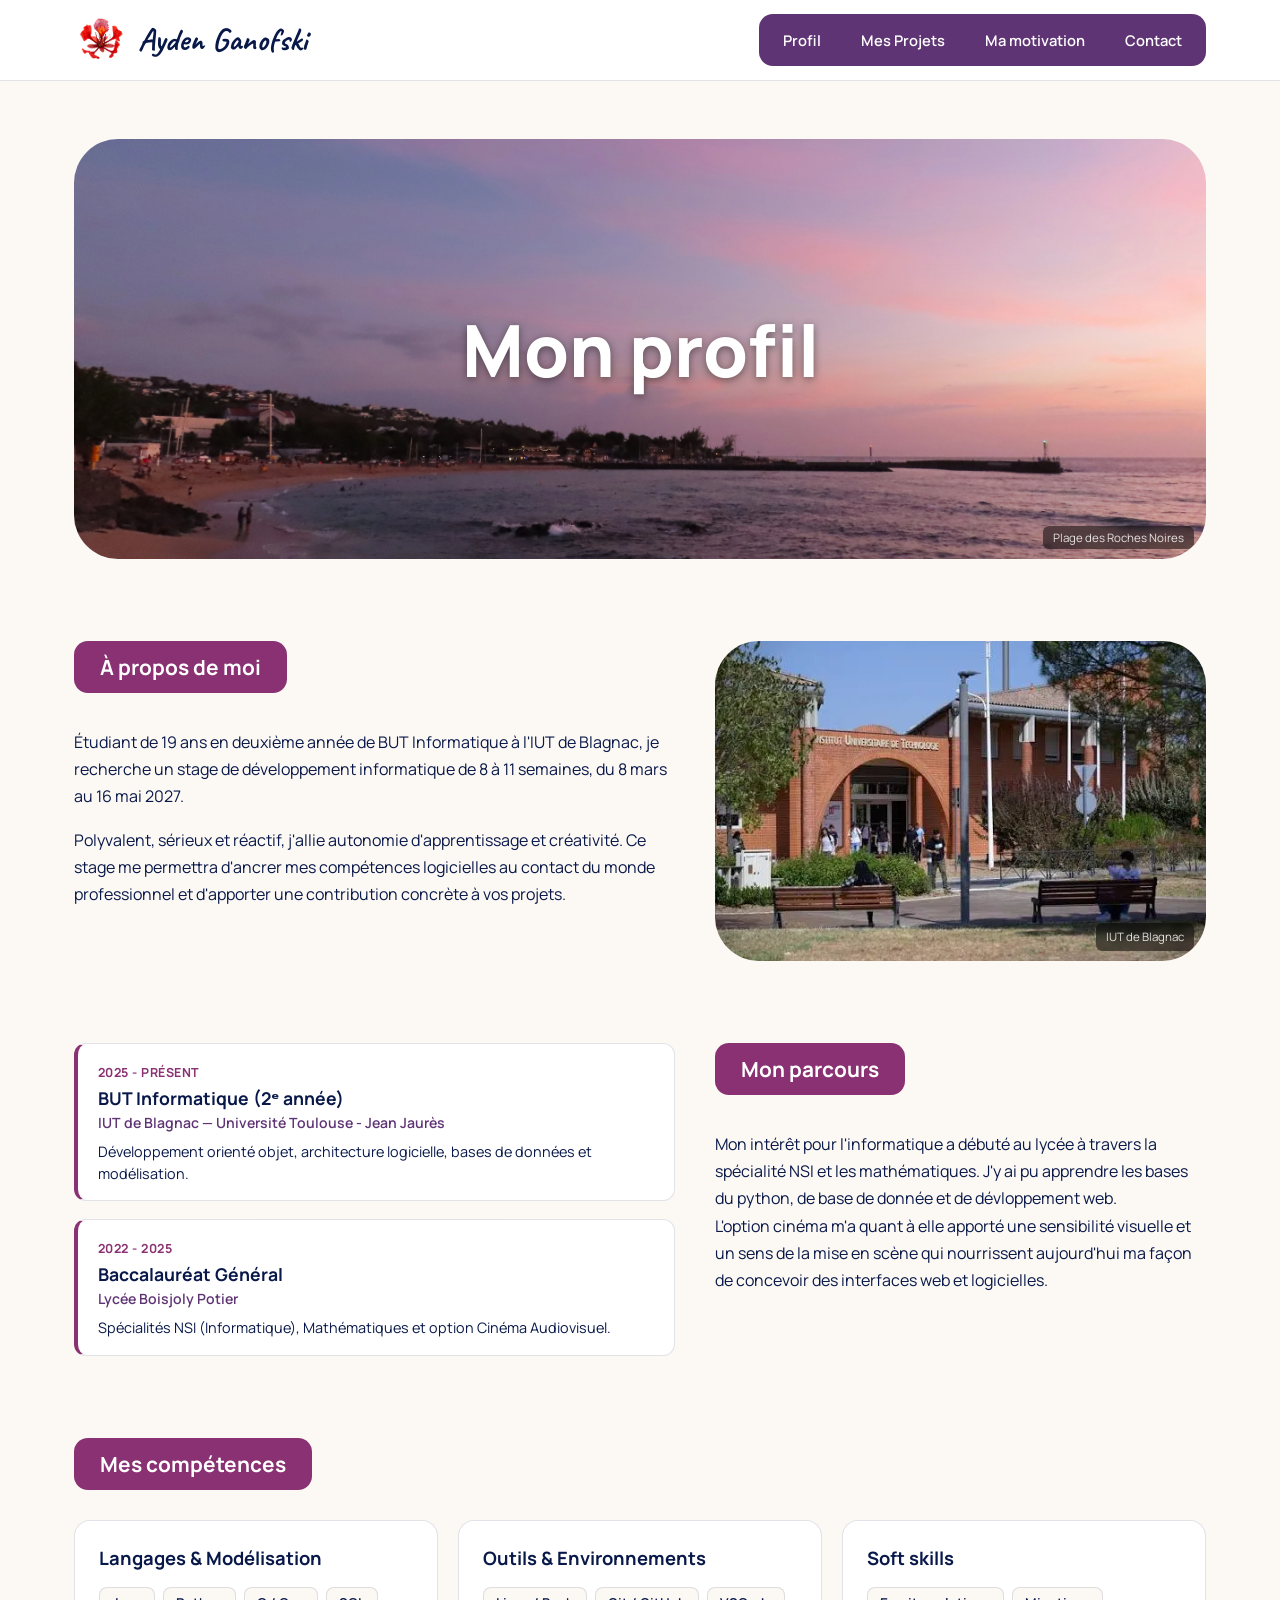
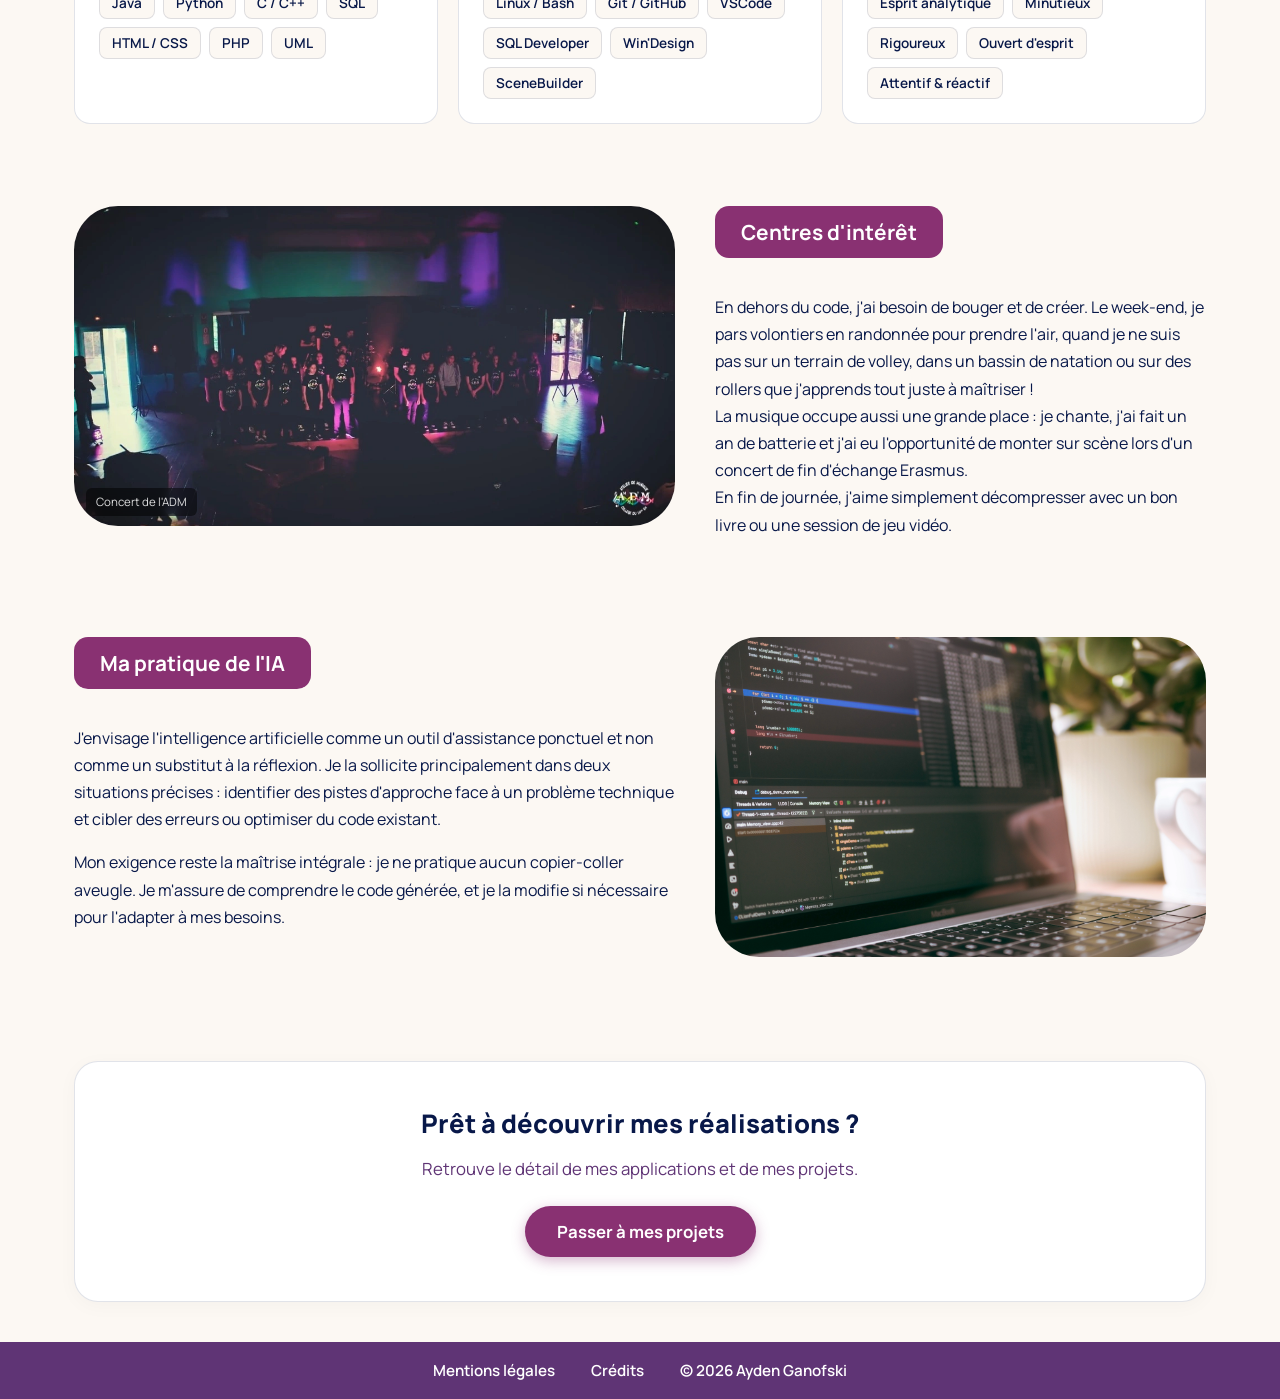
<file: index.html>
<!DOCTYPE html>
<html lang="fr">

<head>
  <meta charset="UTF-8">
  <meta name="viewport" content="width=device-width, initial-scale=1, viewport-fit=cover">
  <title>Profil</title>
  <link rel="preconnect" href="https://fonts.googleapis.com">
  <link rel="preconnect" href="https://fonts.gstatic.com" crossorigin>
  <link
    href="https://fonts.googleapis.com/css2?family=Caveat:wght@600;700&family=Manrope:wght@400;500;600;700;800&display=swap"
    rel="stylesheet">
  <link rel="stylesheet" href="styles/base.css">
  <link rel="stylesheet" href="styles/index.css">
  <link rel="icon" href="images/flamboyant.webp">
</head>

<body>
  <header>
    <div class="header-inner">
      <div class="brand">
        <img class="logo" src="images/flamboyant.webp" alt="Image d'une fleur de flamboyant" width="50" height="50">
        <div class="name">Ayden Ganofski</div>
      </div>
      <nav aria-label="Navigation principale">
        <a href="index.html">Profil</a>
        <a href="projets.html">Mes Projets</a>
        <a href="motivations.html">Ma motivation</a>
        <a href="contact.html">Contact</a>
      </nav>
    </div>
  </header>

  <main>

    <section id="a-propos" class="hero reveal">
      <div class="imgblock">
        <h1>Mon profil</h1>
        <p class="credit">
          Plage des Roches Noires
        </p>
      </div>
    </section>

    <section class="reveal">
      <div class="split">
        <div>
          <h2 class="pill-title">&Agrave; propos de moi</h2>
          <p>
            &Eacute;tudiant de 19 ans en deuxi&egrave;me ann&eacute;e de BUT Informatique &agrave; l'IUT de Blagnac, je recherche un stage de
            d&eacute;veloppement informatique de 8 &agrave; 11 semaines, du 8 mars au 16 mai 2027.
          </p>
          <p>
            Polyvalent, s&eacute;rieux et r&eacute;actif, j'allie autonomie d'apprentissage et cr&eacute;ativit&eacute;. Ce stage me permettra
            d'ancrer mes comp&eacute;tences logicielles au contact du monde professionnel et d'apporter une contribution
            concr&egrave;te &agrave; vos projets.
          </p>
        </div>
        <div class="imgblock img-iut" role="img" aria-label="IUT de Blagnac, Universit&eacute; Toulouse - Jean Jaur&egrave;s">
          <p class="credit">
            IUT de Blagnac
          </p>
        </div>
      </div>
    </section>

    <section class="reveal">
      <div class="split">
        <div class="card-timeline">
          <div class="timeline-entry">
            <span class="timeline-date">2025 - Pr&eacute;sent</span>
            <h3>BUT Informatique (2&#7497; ann&eacute;e)</h3>
            <p class="institution">IUT de Blagnac &mdash; Universit&eacute; Toulouse - Jean Jaur&egrave;s</p>
            <p>D&eacute;veloppement orient&eacute; objet, architecture logicielle, bases de donn&eacute;es et mod&eacute;lisation.</p>
          </div>
          <div class="timeline-entry">
            <span class="timeline-date">2022 - 2025</span>
            <h3>Baccalaur&eacute;at G&eacute;n&eacute;ral</h3>
            <p class="institution">Lyc&eacute;e Boisjoly Potier</p>
            <p>Sp&eacute;cialit&eacute;s NSI (Informatique), Math&eacute;matiques et option Cin&eacute;ma Audiovisuel.</p>
          </div>

        </div>
        <div>
          <h2 class="pill-title">Mon parcours</h2>
          <p>
            Mon int&eacute;r&ecirc;t pour l'informatique a d&eacute;but&eacute; au lyc&eacute;e &agrave; travers la sp&eacute;cialit&eacute; NSI et les math&eacute;matiques. J'y ai
            pu apprendre les bases du python, de base de donn&eacute;e et de d&eacute;vloppement web.
            <br>L'option cin&eacute;ma m'a quant &agrave; elle apport&eacute; une sensibilit&eacute; visuelle et un sens de la mise en sc&egrave;ne qui
            nourrissent aujourd'hui ma fa&ccedil;on de concevoir des interfaces web et logicielles.
          </p>
        </div>
      </div>
    </section>

    <section class="reveal">
      <div>
        <h2 class="pill-title">Mes comp&eacute;tences</h2>
        <div class="skills-wrapper">
          <div class="skills-card">
            <h3>Langages &amp; Mod&eacute;lisation</h3>
            <div class="badge-group">
              <span class="badge">Java</span>
              <span class="badge">Python</span>
              <span class="badge">C / C++</span>
              <span class="badge">SQL</span>
              <span class="badge">HTML / CSS</span>
              <span class="badge">PHP</span>
              <span class="badge">UML</span>
            </div>
          </div>

          <div class="skills-card">
            <h3>Outils &amp; Environnements</h3>
            <div class="badge-group">
              <span class="badge">Linux / Bash</span>
              <span class="badge">Git / GitHub</span>
              <span class="badge">VSCode</span>
              <span class="badge">SQL Developer</span>
              <span class="badge">Win'Design</span>
              <span class="badge">SceneBuilder</span>
            </div>
          </div>

          <div class="skills-card">
            <h3>Soft skills</h3>
            <div class="badge-group">
              <span class="badge">Esprit analytique</span>
              <span class="badge">Minutieux</span>
              <span class="badge">Rigoureux</span>
              <span class="badge">Ouvert d'esprit</span>
              <span class="badge">Attentif &amp; r&eacute;actif</span>
            </div>
          </div>
        </div>
      </div>
    </section>

    <section class="reveal">
      <div class="split">
        <div class="imgblock img-hobbies">
          <p class="credit left">Concert de l'ADM</p>
        </div>
        <div>
          <h2 class="pill-title">Centres d'int&eacute;r&ecirc;t</h2>
          <p>
            En dehors du code, j'ai besoin de bouger et de cr&eacute;er. Le week-end, je pars volontiers en randonn&eacute;e pour
            prendre l'air, quand je ne suis pas sur un terrain de volley, dans un bassin de natation ou sur des rollers
            que j'apprends tout juste &agrave; ma&icirc;triser !
            <br>La musique occupe aussi une grande place : je chante, j'ai fait un an de batterie et j'ai eu
            l'opportunit&eacute; de monter sur sc&egrave;ne lors d'un concert de fin d'&eacute;change Erasmus.
            <br>En fin de journ&eacute;e, j'aime simplement d&eacute;compresser avec un bon livre ou une session de jeu vid&eacute;o.
          </p>
        </div>
      </div>
    </section>

    <section class="reveal">
  <div class="split">
    <div>
      <h2 class="pill-title">Ma pratique de l'IA</h2>
      <p>
        J'envisage l'intelligence artificielle comme un outil d'assistance ponctuel et non comme un substitut &agrave; la r&eacute;flexion. Je la sollicite principalement dans deux situations pr&eacute;cises : identifier des pistes d'approche face &agrave; un probl&egrave;me technique et cibler des erreurs ou optimiser du code existant.
      </p>
      <p>
        Mon exigence reste la ma&icirc;trise int&eacute;grale : je ne pratique aucun copier-coller aveugle. Je m'assure de comprendre le code g&eacute;n&eacute;r&eacute;e, et je la modifie si n&eacute;cessaire pour l'adapter &agrave; mes besoins.
      </p>
    </div>
    <div class="imgblock img-ia">
    </div>
  </div>
</section>

    <section class="next-step-section reveal">
      <div class="next-step-card">
        <h2>Pr&ecirc;t &agrave; d&eacute;couvrir mes r&eacute;alisations ?</h2>
        <p>Retrouve le d&eacute;tail de mes applications et de mes projets.</p>
        <a href="projets.html" class="next-btn">
          <span>Passer &agrave; mes projets</span>
        </a>
      </div>
    </section>

  </main>

  <footer>
    <div class="footer-inner">
      <a href="mentions_legales.html">Mentions l&eacute;gales</a>
      <a href="credit.html">Cr&eacute;dits</a>
      <span>&copy; 2026 Ayden Ganofski</span>
    </div>
  </footer>

</body>

</html>
</file>
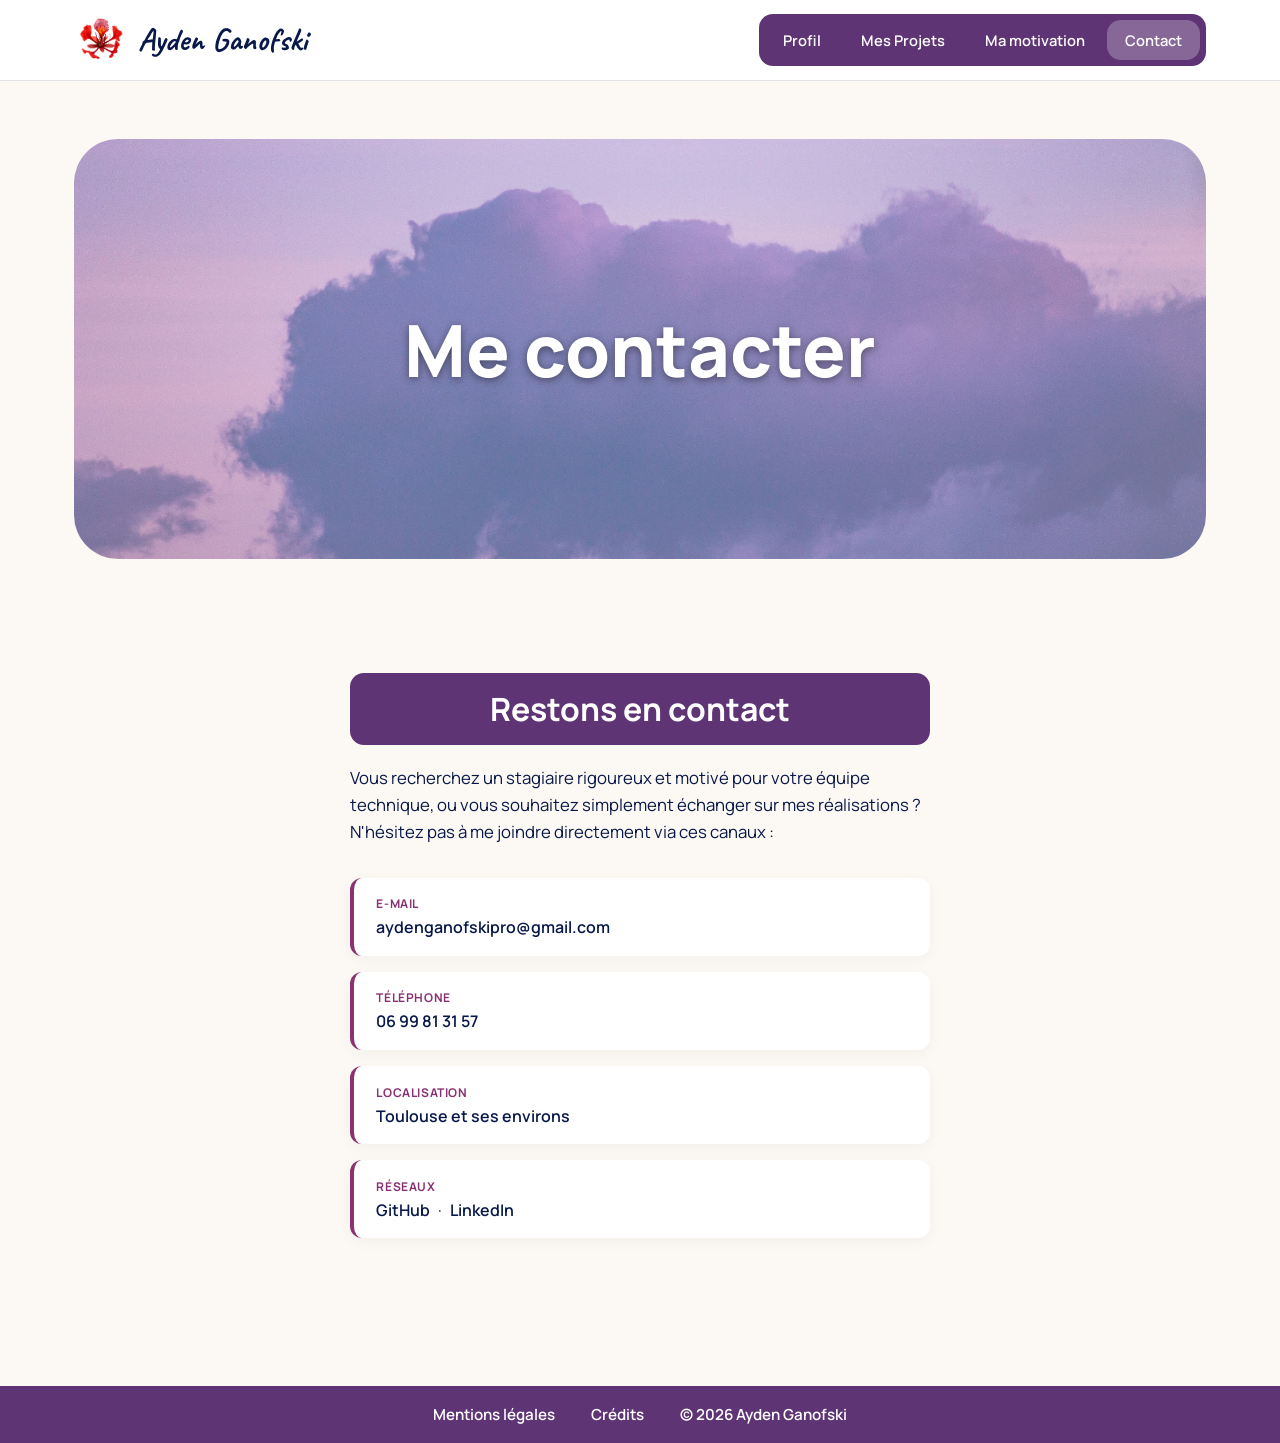
<file: contact.html>
<!DOCTYPE html>
<html lang="fr">

<head>
  <meta charset="UTF-8">
  <meta name="viewport" content="width=device-width, initial-scale=1, viewport-fit=cover">
  <title>Contact</title>
  <link rel="preconnect" href="https://fonts.googleapis.com">
  <link rel="preconnect" href="https://fonts.gstatic.com" crossorigin>
  <link
    href="https://fonts.googleapis.com/css2?family=Caveat:wght@600;700&family=Manrope:wght@400;500;600;700;800&display=swap"
    rel="stylesheet">
  <link rel="stylesheet" href="styles/base.css">
  <link rel="stylesheet" href="styles/contact.css">
  <link rel="icon" href="images/flamboyant.webp">
</head>

<body>
  <header>
    <div class="header-inner">
      <div class="brand">
        <img class="logo" src="images/flamboyant.webp" alt="Image d'une fleur de flamboyant" width="50" height="50">
        <div class="name">Ayden Ganofski</div>
      </div>
      <nav aria-label="Navigation principale">
        <a href="index.html">Profil</a>
        <a href="projets.html">Mes Projets</a>
        <a href="motivations.html">Ma motivation</a>
        <a href="contact.html" class="active">Contact</a>
      </nav>
    </div>
  </header>

  <main>

    <section class="hero reveal">
      <div class="imgblock">
        <h1>Me contacter</h1>
      </div>
    </section>

    <section class="reveal">
  <div class="contact-centered">
    <h2 class="full-title">Restons en contact</h2>
    <p class="contact-intro">
      Vous recherchez un stagiaire rigoureux et motiv&eacute; pour votre &eacute;quipe technique, ou vous souhaitez simplement &eacute;changer sur mes r&eacute;alisations&nbsp;? N'h&eacute;sitez pas &agrave; me joindre directement via ces canaux&nbsp;:
    </p>

    <div class="contact-cards">
      <div class="contact-card">
        <span class="contact-label">E-mail</span>
        <a href="mailto:aydenganofskipro@gmail.com" class="contact-value">aydenganofskipro@gmail.com</a>
      </div>

      <div class="contact-card">
        <span class="contact-label">T&eacute;l&eacute;phone</span>
        <a href="tel:+33699813157" class="contact-value">06 99 81 31 57</a>
      </div>

      <div class="contact-card">
        <span class="contact-label">Localisation</span>
        <span class="contact-value">Toulouse et ses environs</span>
      </div>

      <div class="contact-card">
        <span class="contact-label">R&eacute;seaux</span>
        <div class="contact-links">
          <a href="https://github.com/aydenganofski" target="_blank" rel="noopener noreferrer">GitHub</a>
          <span>&middot;</span>
          <a href="https://www.linkedin.com/in/ayden-ganofski-54a507380" target="_blank" rel="noopener noreferrer">LinkedIn</a>
        </div>
      </div>
    </div>
  </div>
</section>

  </main>

  <footer>
    <div class="footer-inner">
      <a href="mentions_legales.html">Mentions l&eacute;gales</a>
      <a href="credit.html">Cr&eacute;dits</a>
      <span>&copy; 2026 Ayden Ganofski</span>
    </div>
  </footer>

</body>

</html>
</file>
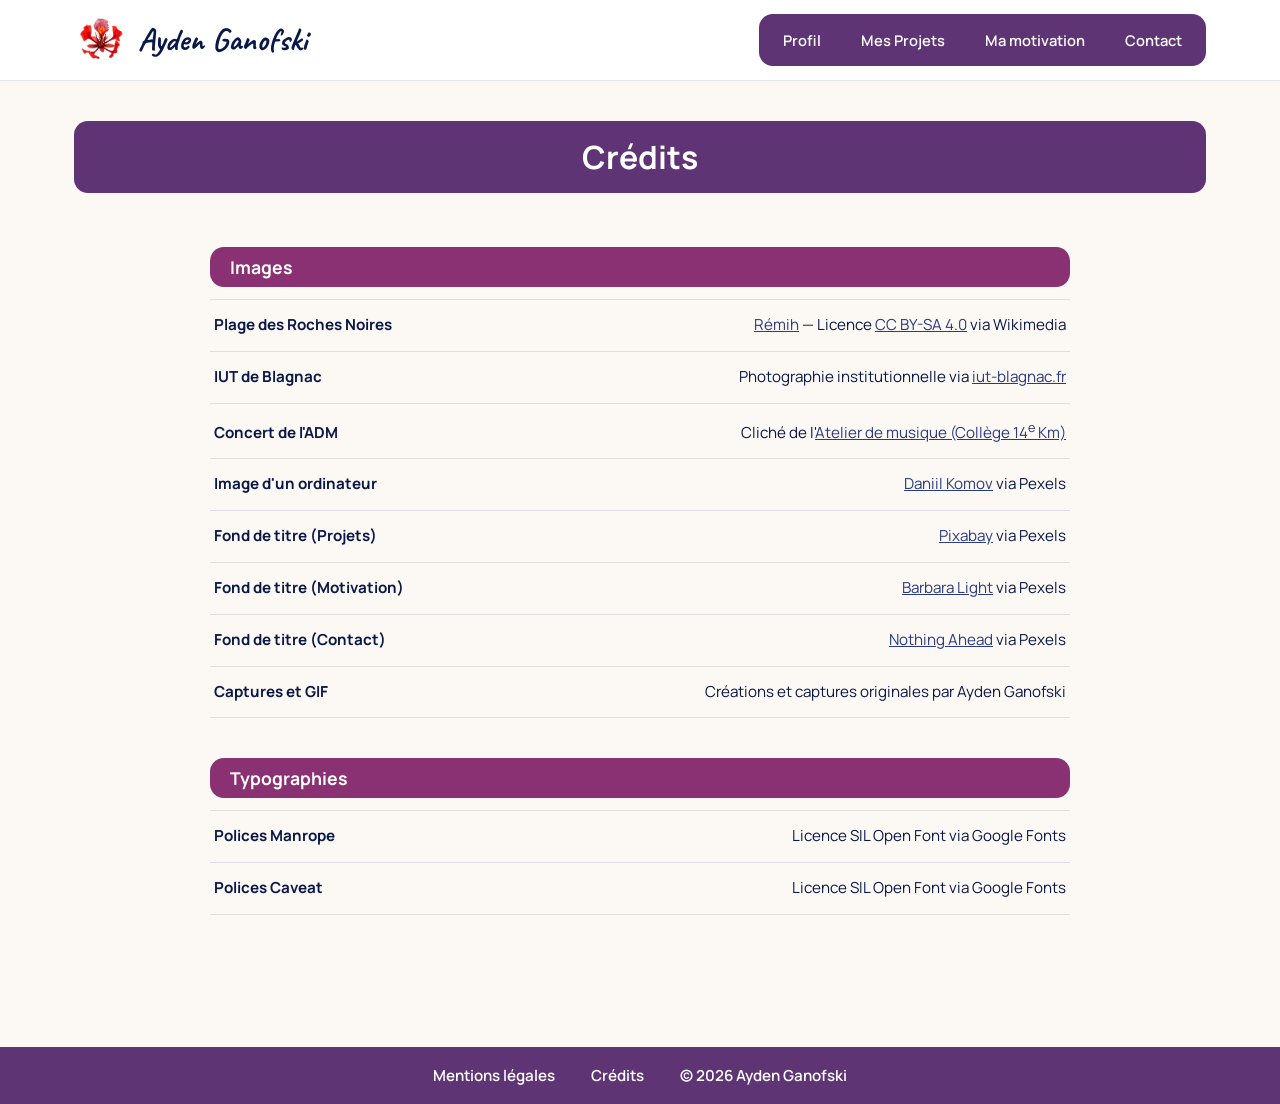
<file: credit.html>
<!DOCTYPE html>
<html lang="fr">

<head>
  <meta charset="UTF-8">
  <meta name="viewport" content="width=device-width, initial-scale=1, viewport-fit=cover">
  <title>Cr&eacute;dits</title>
  <link rel="preconnect" href="https://fonts.googleapis.com">
  <link rel="preconnect" href="https://fonts.gstatic.com" crossorigin>
  <link
    href="https://fonts.googleapis.com/css2?family=Caveat:wght@600;700&family=Manrope:wght@400;500;600;700;800&display=swap"
    rel="stylesheet">
  <link rel="stylesheet" href="styles/base.css">
  <link rel="stylesheet" href="styles/credit.css">
  <link rel="icon" href="images/flamboyant.webp">
</head>

<body>
  <header>
    <div class="header-inner">
      <div class="brand">
        <img class="logo" src="images/flamboyant.webp" alt="Image d'une fleur de flamboyant" width="50" height="50">
        <div class="name">Ayden Ganofski</div>
      </div>
      <nav aria-label="Navigation principale">
        <a href="index.html">Profil</a>
        <a href="projets.html">Mes Projets</a>
        <a href="motivations.html">Ma motivation</a>
        <a href="contact.html">Contact</a>
      </nav>
    </div>
  </header>

  <main>
    <h1 class="full-title">Cr&eacute;dits</h1>

    <section class="reveal">
      <div class="credits-linear-container">

        <div class="credit-category">
          <h2 class="pill-title">Images</h2>
          <ul class="credit-rows">
            <li>
              <span class="res-label">Plage des Roches Noires</span>
              <span class="res-source">
                <a href="https://commons.wikimedia.org/wiki/User:R%C3%A9mih" target="_blank" rel="noopener noreferrer">R&eacute;mih</a> &mdash; Licence 
                <a href="https://creativecommons.org/licenses/by-sa/4.0" target="_blank" rel="noopener noreferrer">CC BY-SA 4.0</a> via Wikimedia
              </span>
            </li>
            <li>
              <span class="res-label">IUT de Blagnac</span>
              <span class="res-source">
                Photographie institutionnelle via <a href="https://www.iut-blagnac.fr" target="_blank" rel="noopener noreferrer">iut-blagnac.fr</a>
              </span>
            </li>
            <li>
              <span class="res-label">Concert de l'ADM</span>
              <span class="res-source">
                Clich&eacute; de l'<a href="https://www.facebook.com/ErasmusCLG14eKm" target="_blank" rel="noopener noreferrer">Atelier de musique (Coll&egrave;ge 14<sup>e</sup> Km)</a>
              </span>
            </li>
            <li>
              <span class="res-label">Image d'un ordinateur</span>
              <span class="res-source">
                <a href="https://www.pexels.com/fr-fr/@dkomov/" target="_blank" rel="noopener noreferrer">Daniil Komov</a> via Pexels
              </span>
            </li>
            <li>
              <span class="res-label">Fond de titre (Projets)</span>
              <span class="res-source">
                <a href="https://www.pexels.com/fr-fr/@pixabay/" target="_blank" rel="noopener noreferrer">Pixabay</a> via Pexels
              </span>
            </li>
            <li>
              <span class="res-label">Fond de titre (Motivation)</span>
              <span class="res-source">
                <a href="https://www.pexels.com/fr-fr/@barbara-light-1526315707/" target="_blank" rel="noopener noreferrer">Barbara Light</a> via Pexels
              </span>
            </li>
            <li>
              <span class="res-label">Fond de titre (Contact)</span>
              <span class="res-source">
                <a href="https://www.pexels.com/fr-fr/@ian-panelo/" target="_blank" rel="noopener noreferrer">Nothing Ahead</a> via Pexels
              </span>
            </li>
            <li>
              <span class="res-label">Captures et GIF</span>
              <span class="res-source">Cr&eacute;ations et captures originales par Ayden Ganofski</span>
            </li>
          </ul>
        </div>

        <div class="credit-category">
          <h2 class="pill-title">Typographies</h2>
          <ul class="credit-rows">
            <li>
              <span class="res-label">Polices Manrope</span>
              <span class="res-source">Licence SIL Open Font via Google Fonts</span>
            </li>
            <li>
              <span class="res-label">Polices Caveat</span>
              <span class="res-source">Licence SIL Open Font via Google Fonts</span>
            </li>
          </ul>
        </div>

      </div>
    </section>
  </main>

  <footer>
    <div class="footer-inner">
      <a href="mentions_legales.html">Mentions l&eacute;gales</a>
      <a href="credit.html">Cr&eacute;dits</a>
      <span>&copy; 2026 Ayden Ganofski</span>
    </div>
  </footer>

</body>
</html>
</file>
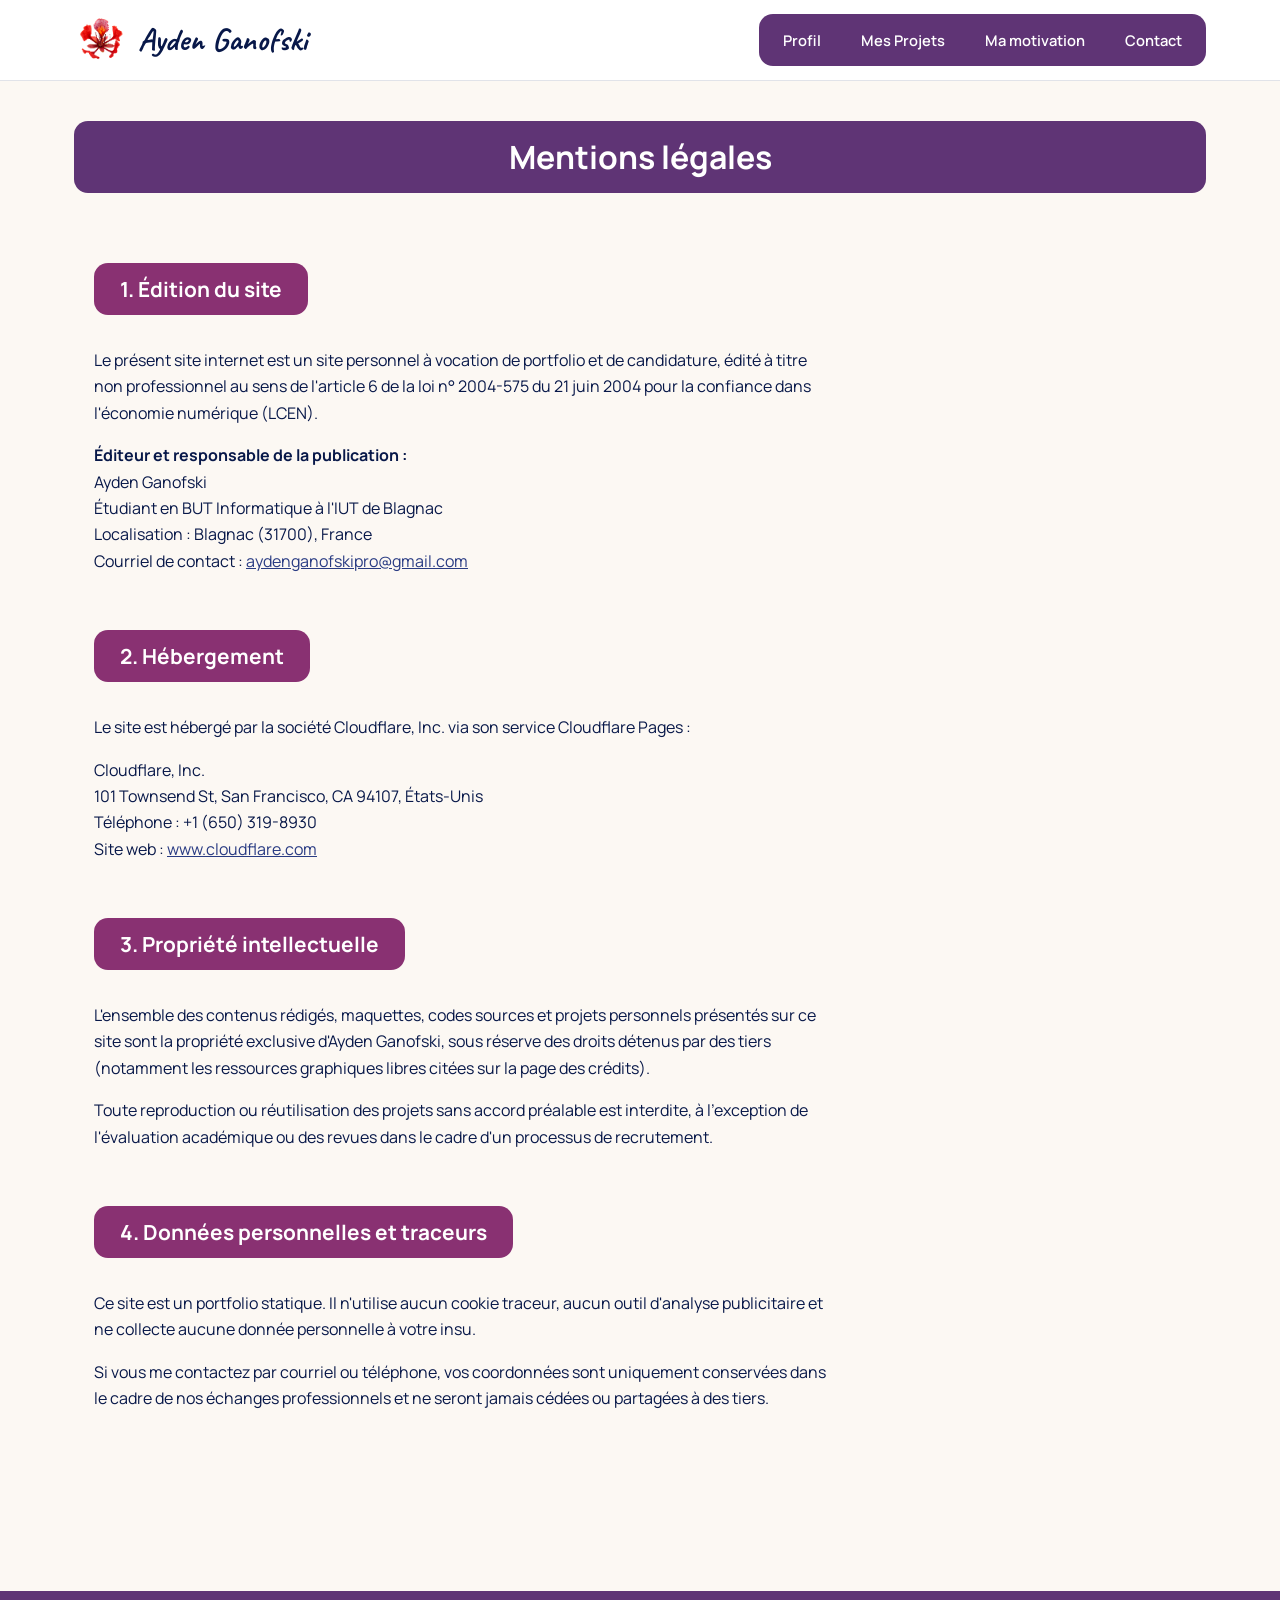
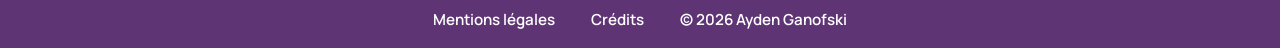
<file: mentions_legales.html>
<!DOCTYPE html>
<html lang="fr">

<head>
  <meta charset="UTF-8">
  <meta name="viewport" content="width=device-width, initial-scale=1, viewport-fit=cover">
  <title>Mentions l&eacute;gales</title>
  <link rel="preconnect" href="https://fonts.googleapis.com">
  <link rel="preconnect" href="https://fonts.gstatic.com" crossorigin>
  <link
    href="https://fonts.googleapis.com/css2?family=Caveat:wght@600;700&family=Manrope:wght@400;500;600;700;800&display=swap"
    rel="stylesheet">
  <link rel="stylesheet" href="styles/base.css">
  <link rel="stylesheet" href="styles/mentions_legales.css">
  <link rel="icon" href="images/flamboyant.webp">
</head>

<body>
  <header>
    <div class="header-inner">
      <div class="brand">
        <img class="logo" src="images/flamboyant.webp" alt="Image d'une fleur de flamboyant" width="50" height="50">
        <div class="name">Ayden Ganofski</div>
      </div>
      <nav aria-label="Navigation principale">
        <a href="index.html">Profil</a>
        <a href="projets.html">Mes Projets</a>
        <a href="motivations.html">Ma motivation</a>
        <a href="contact.html">Contact</a>
      </nav>
    </div>
  </header>

  <main>

    <h1 class="full-title">Mentions l&eacute;gales</h1>

    <section class="reveal">
      <div class="legal-container">

        <div class="legal-block">
          <h2 class="pill-title">1. &Eacute;dition du site</h2>
          <p>
            Le pr&eacute;sent site internet est un site personnel &agrave; vocation de portfolio et de candidature, &eacute;dit&eacute; &agrave; titre non professionnel au sens de l'article 6 de la loi n&deg; 2004-575 du 21 juin 2004 pour la confiance dans l'&eacute;conomie num&eacute;rique (LCEN).
          </p>
          <p>
            <strong>&Eacute;diteur et responsable de la publication :</strong><br>
            Ayden Ganofski<br>
            &Eacute;tudiant en BUT Informatique &agrave; l'IUT de Blagnac<br>
            Localisation : Blagnac (31700), France<br>
            Courriel de contact : <a href="mailto:aydenganofskipro@gmail.com">aydenganofskipro@gmail.com</a>
          </p>
        </div>

        <div class="legal-block">
          <h2 class="pill-title">2. H&eacute;bergement</h2>
          <p>
            Le site est h&eacute;berg&eacute; par la soci&eacute;t&eacute; Cloudflare, Inc. via son service Cloudflare Pages :
          </p>
          <p>
            Cloudflare, Inc.<br>
            101 Townsend St, San Francisco, CA 94107, &Eacute;tats-Unis<br>
            T&eacute;l&eacute;phone : +1 (650) 319-8930<br>
            Site web : <a href="https://www.cloudflare.com" target="_blank" rel="noopener noreferrer">www.cloudflare.com</a>
          </p>
        </div>

        <div class="legal-block">
          <h2 class="pill-title">3. Propri&eacute;t&eacute; intellectuelle</h2>
          <p>
            L'ensemble des contenus r&eacute;dig&eacute;s, maquettes, codes sources et projets personnels pr&eacute;sent&eacute;s sur ce site sont la propri&eacute;t&eacute; exclusive d'Ayden Ganofski, sous r&eacute;serve des droits d&eacute;tenus par des tiers (notamment les ressources graphiques libres cit&eacute;es sur la page des cr&eacute;dits).
          </p>
          <p>
            Toute reproduction ou r&eacute;utilisation des projets sans accord pr&eacute;alable est interdite, &agrave; l'exception de l'&eacute;valuation acad&eacute;mique ou des revues dans le cadre d'un processus de recrutement.
          </p>
        </div>

        <div class="legal-block">
          <h2 class="pill-title">4. Donn&eacute;es personnelles et traceurs</h2>
          <p>
            Ce site est un portfolio statique. Il n'utilise aucun cookie traceur, aucun outil d'analyse publicitaire et ne collecte aucune donn&eacute;e personnelle &agrave; votre insu.
          </p>
          <p>
            Si vous me contactez par courriel ou t&eacute;l&eacute;phone, vos coordonn&eacute;es sont uniquement conserv&eacute;es dans le cadre de nos &eacute;changes professionnels et ne seront jamais c&eacute;d&eacute;es ou partag&eacute;es &agrave; des tiers.
          </p>
        </div>

      </div>
    </section>

  </main>

  <footer>
    <div class="footer-inner">
      <a href="mentions_legales.html">Mentions l&eacute;gales</a>
      <a href="credit.html">Cr&eacute;dits</a>
      <span>&copy; 2026 Ayden Ganofski</span>
    </div>
  </footer>

</body>

</html>
</file>
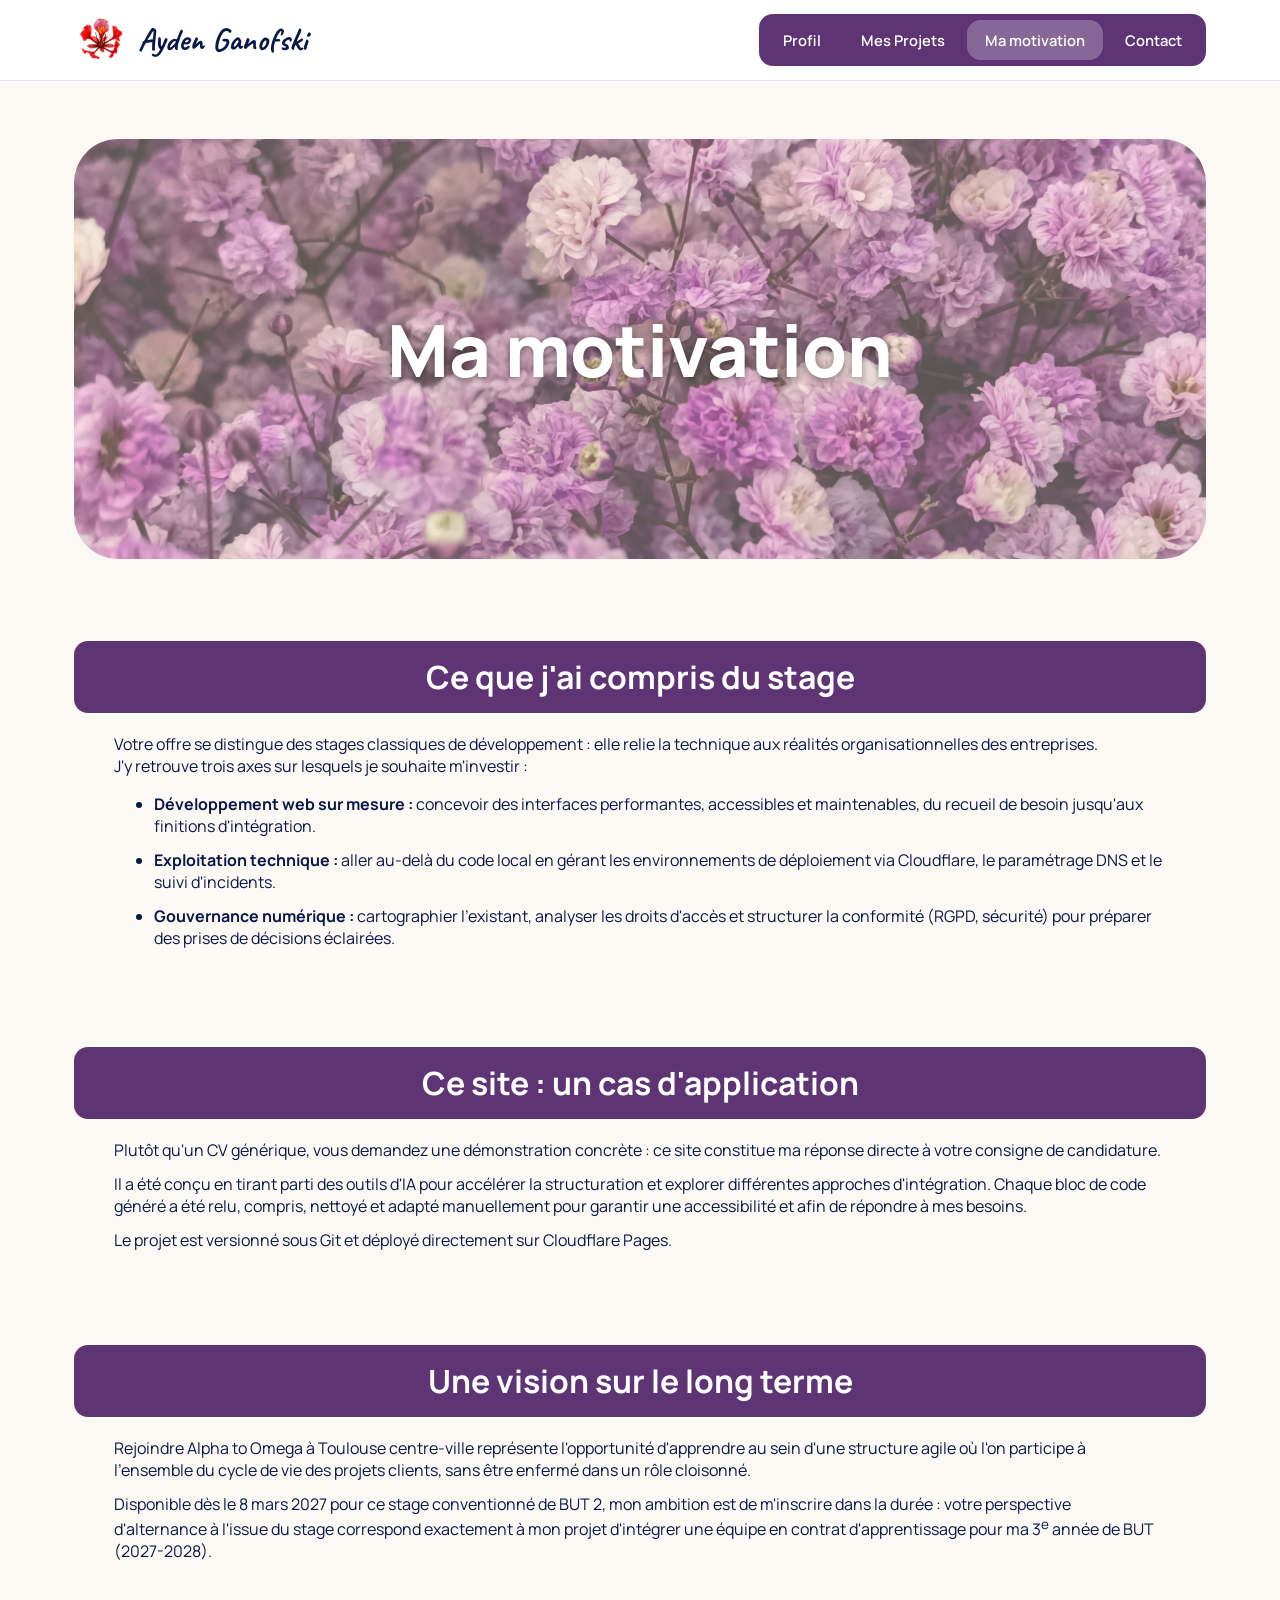
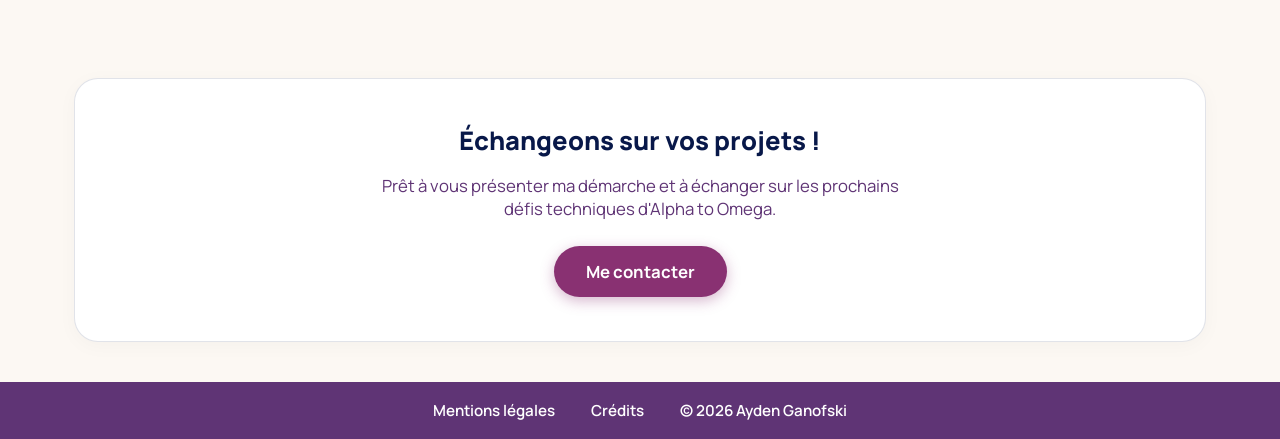
<file: motivations.html>
<!DOCTYPE html>
<html lang="fr">

<head>
  <meta charset="UTF-8">
  <meta name="viewport" content="width=device-width, initial-scale=1, viewport-fit=cover">
  <title>Ma motivation</title>
  <link rel="preconnect" href="https://fonts.googleapis.com">
  <link rel="preconnect" href="https://fonts.gstatic.com" crossorigin>
  <link
    href="https://fonts.googleapis.com/css2?family=Caveat:wght@600;700&family=Manrope:wght@400;500;600;700;800&display=swap"
    rel="stylesheet">
  <link rel="stylesheet" href="styles/base.css">
  <link rel="stylesheet" href="styles/motivations.css">
  <link rel="icon" href="images/flamboyant.webp">
</head>

<body>
  <header>
    <div class="header-inner">
      <div class="brand">
        <img class="logo" src="images/flamboyant.webp" alt="Image d'une fleur de flamboyant" width="50" height="50">
        <div class="name">Ayden Ganofski</div>
      </div>
      <nav aria-label="Navigation principale">
        <a href="index.html">Profil</a>
        <a href="projets.html">Mes Projets</a>
        <a href="motivations.html" class="active">Ma motivation</a>
        <a href="contact.html">Contact</a>
      </nav>
    </div>
  </header>

  <main>

    <section id="a-propos" class="hero reveal">
      <div class="imgblock">
        <h1>Ma motivation</h1>
      </div>
    </section>

    <section class="reveal">
      <div class="contenu">
          <h2 class="full-title">Ce que j'ai compris du stage</h2>
          <p>
            Votre offre se distingue des stages classiques de d&eacute;veloppement : elle relie la technique aux r&eacute;alit&eacute;s organisationnelles des entreprises. 
          <br>J'y retrouve trois axes sur lesquels je souhaite m'investir :
          </p>
          <ul>
            <li><strong>D&eacute;veloppement web sur mesure :</strong> concevoir des interfaces performantes, accessibles et maintenables, du recueil de besoin jusqu'aux finitions d'int&eacute;gration.</li>
            <li><strong>Exploitation technique :</strong> aller au-del&agrave; du code local en g&eacute;rant les environnements de d&eacute;ploiement via Cloudflare, le param&eacute;trage DNS et le suivi d'incidents.</li>
            <li><strong>Gouvernance num&eacute;rique :</strong> cartographier l'existant, analyser les droits d'acc&egrave;s et structurer la conformit&eacute; (RGPD, s&eacute;curit&eacute;) pour pr&eacute;parer des prises de d&eacute;cisions &eacute;clair&eacute;es.</li>
          </ul>
      </div>
    </section>

    <section class="reveal">
        <div class="contenu">
          <h2 class="full-title">Ce site : un cas d'application</h2>
          <p>
            Plut&ocirc;t qu'un CV g&eacute;n&eacute;rique, vous demandez une d&eacute;monstration concr&egrave;te : ce site constitue ma r&eacute;ponse directe &agrave; votre consigne de candidature.
          </p>
          <p>
            Il a &eacute;t&eacute; con&ccedil;u en tirant parti des outils d'IA pour acc&eacute;l&eacute;rer la structuration et explorer diff&eacute;rentes approches d'int&eacute;gration. Chaque bloc de code g&eacute;n&eacute;r&eacute; a &eacute;t&eacute; relu, compris, nettoy&eacute; et adapt&eacute; manuellement pour garantir une accessibilit&eacute; et afin de r&eacute;pondre &agrave; mes besoins.
          </p>
          <p>
            Le projet est versionn&eacute; sous Git et d&eacute;ploy&eacute; directement sur Cloudflare Pages.
          </p>
        </div>
    </section>

    <section class="reveal">
        <div class="contenu">
          <h2 class="full-title">Une vision sur le long terme</h2>
          <p>
            Rejoindre Alpha to Omega &agrave; Toulouse centre-ville repr&eacute;sente l'opportunit&eacute; d'apprendre au sein d'une structure agile o&ugrave; l'on participe &agrave; l'ensemble du cycle de vie des projets clients, sans &ecirc;tre enferm&eacute; dans un r&ocirc;le cloisonn&eacute;.
          </p>
          <p>
            Disponible d&egrave;s le 8 mars 2027 pour ce stage conventionn&eacute; de BUT 2, mon ambition est de m'inscrire dans la dur&eacute;e : votre perspective d'alternance &agrave; l'issue du stage correspond exactement &agrave; mon projet d'int&eacute;grer une &eacute;quipe en contrat d'apprentissage pour ma 3<sup>e</sup> ann&eacute;e de BUT (2027-2028).
          </p>
        </div>
    </section>

    <section class="next-step-section reveal">
      <div class="next-step-card">
        <h2>&Eacute;changeons sur vos projets !</h2>
        <p>Pr&ecirc;t &agrave; vous pr&eacute;senter ma d&eacute;marche et &agrave; &eacute;changer sur les prochains d&eacute;fis techniques d'Alpha to Omega.</p>
        <a href="contact.html" class="next-btn">
          <span>Me contacter</span>
        </a>
      </div>
    </section>

  </main>

  <footer>
    <div class="footer-inner">
      <a href="mentions_legales.html">Mentions l&eacute;gales</a>
      <a href="credit.html">Cr&eacute;dits</a>
      <span>&copy; 2026 Ayden Ganofski</span>
    </div>
  </footer>

</body>

</html>
</file>
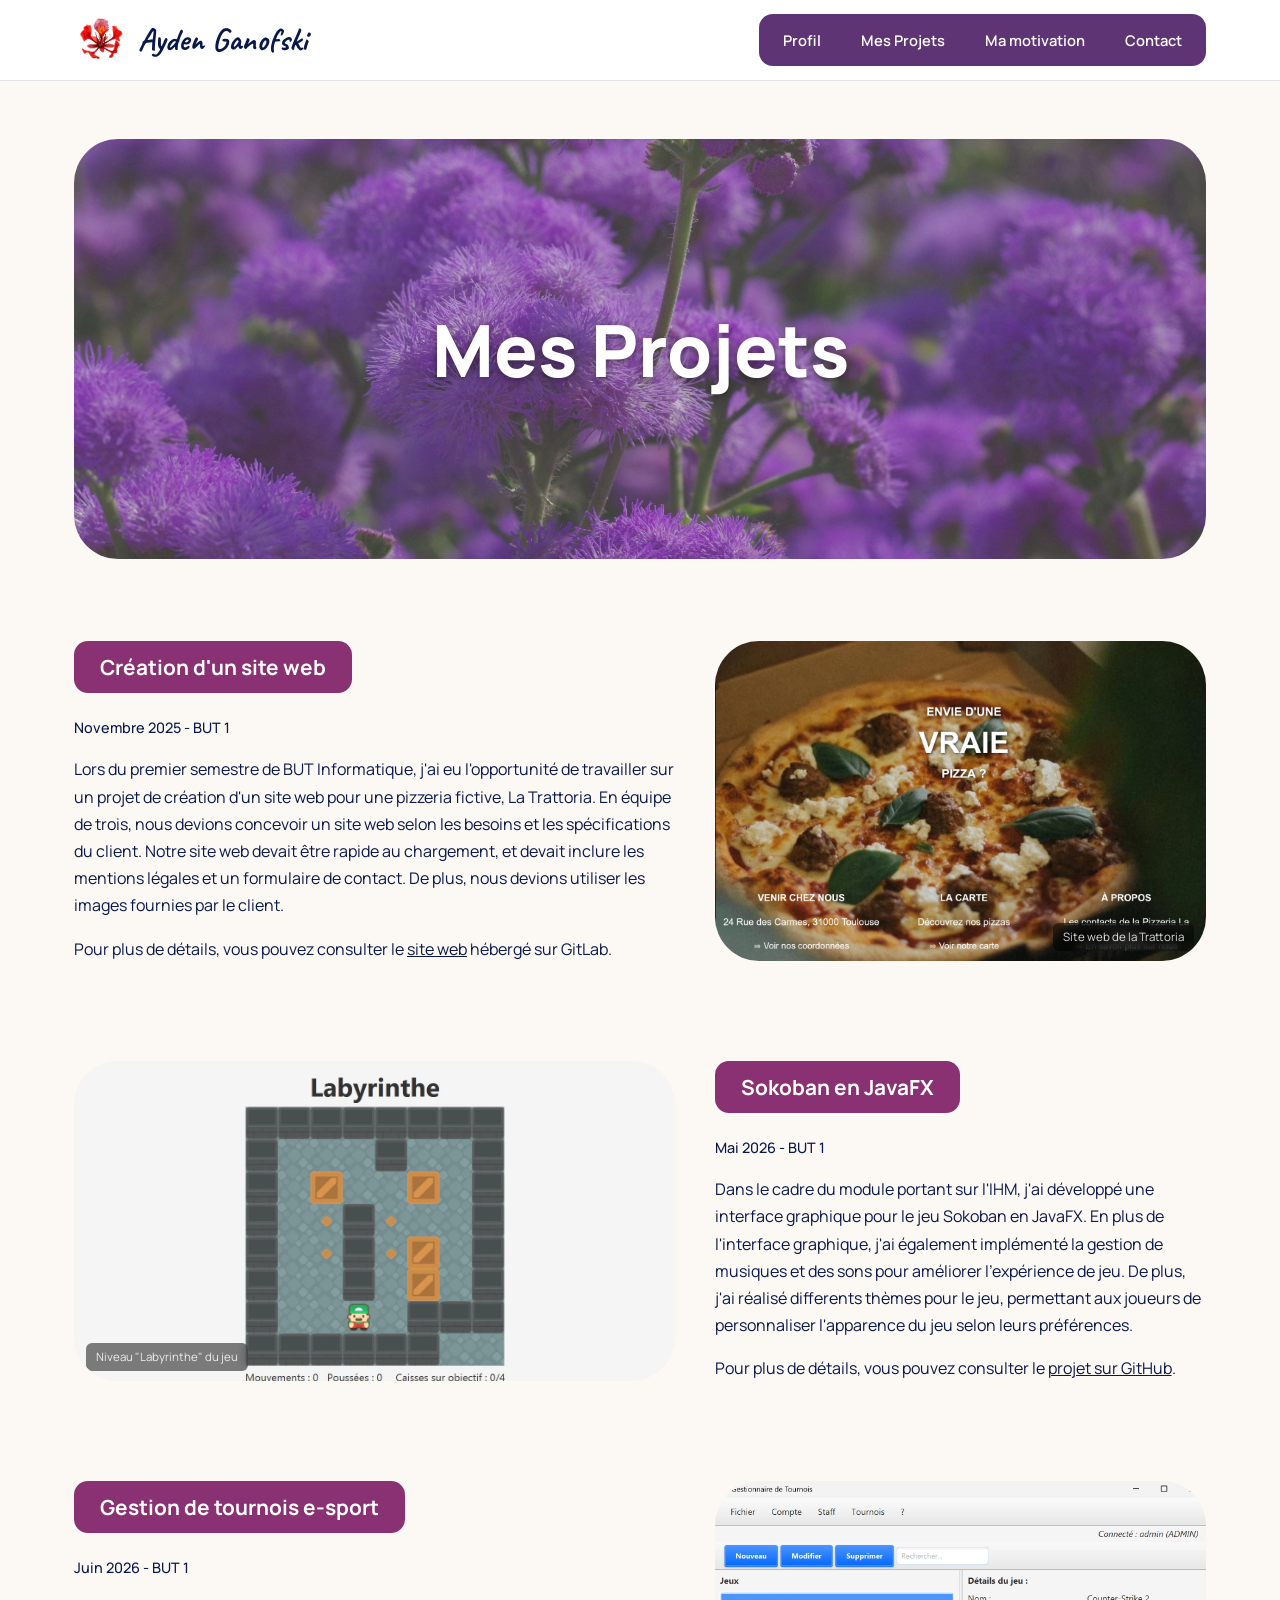
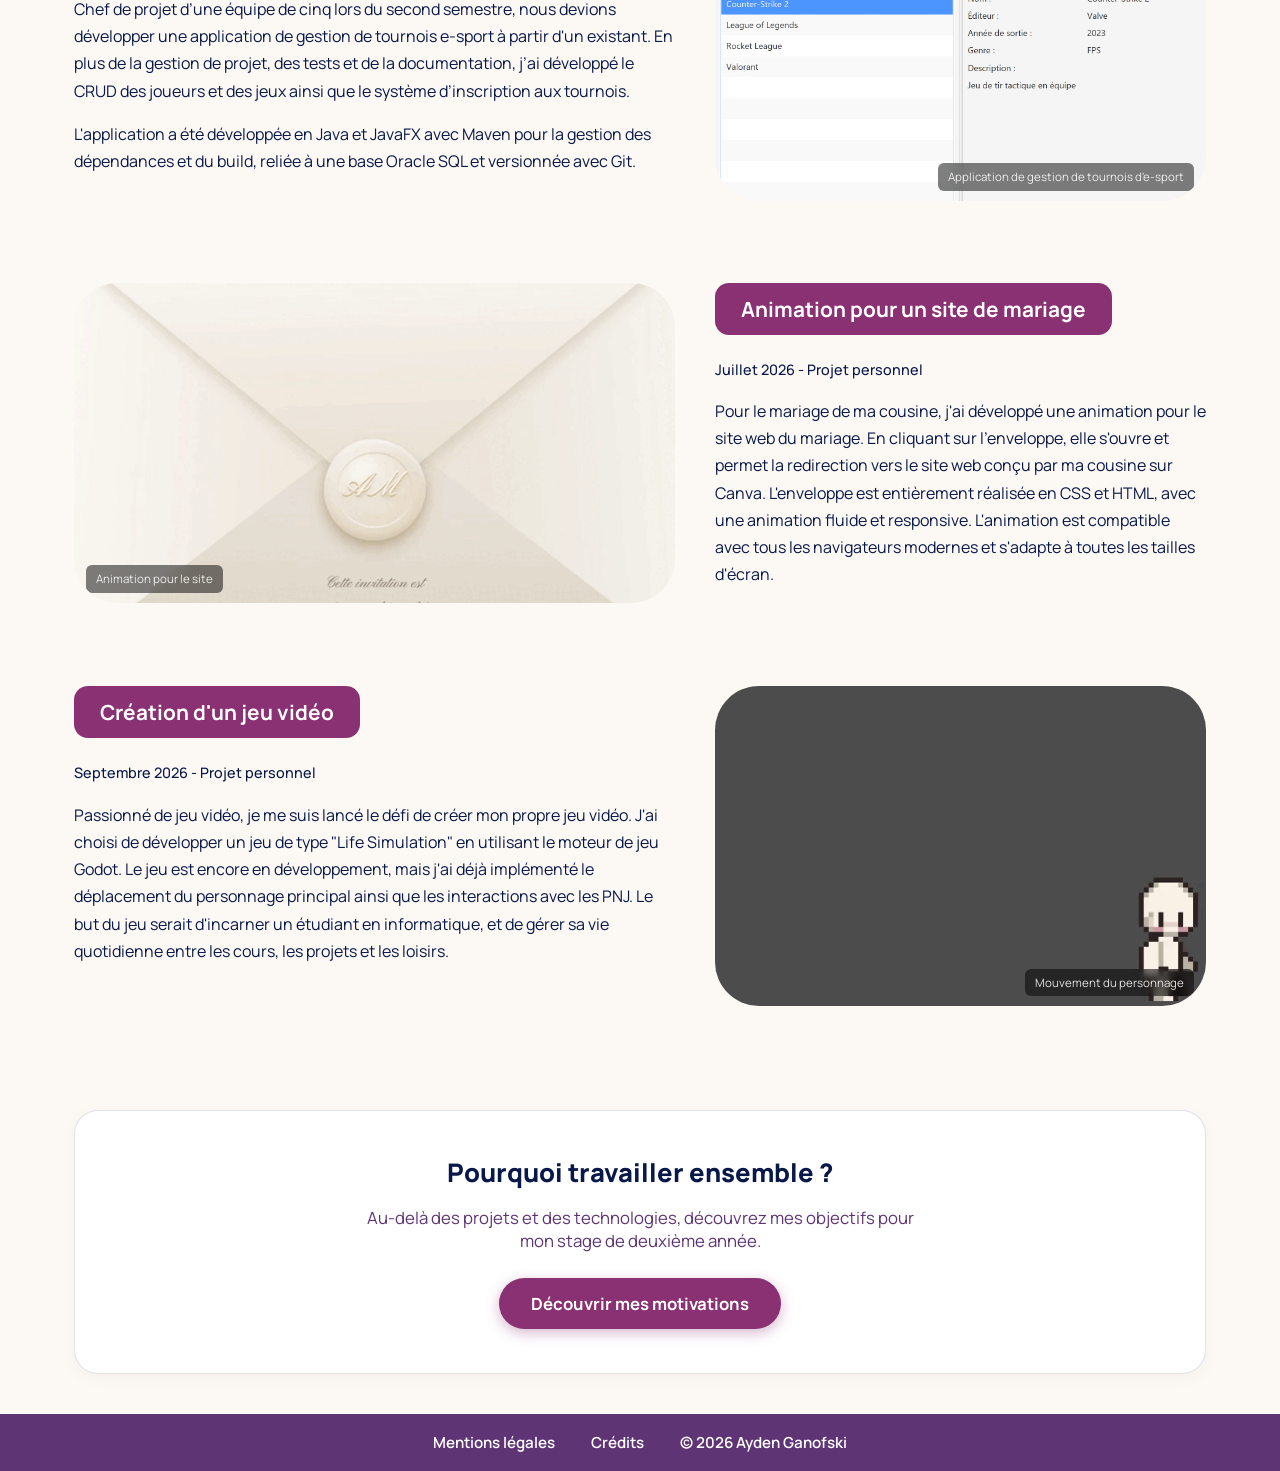
<file: projets.html>
<!DOCTYPE html>
<html lang="fr">

<head>
  <meta charset="UTF-8">
  <meta name="viewport" content="width=device-width, initial-scale=1, viewport-fit=cover">
  <title>Mes Projets</title>
  <link rel="preconnect" href="https://fonts.googleapis.com">
  <link rel="preconnect" href="https://fonts.gstatic.com" crossorigin>
  <link
    href="https://fonts.googleapis.com/css2?family=Caveat:wght@600;700&family=Manrope:wght@400;500;600;700;800&display=swap"
    rel="stylesheet">
  <link rel="stylesheet" href="styles/base.css">
  <link rel="stylesheet" href="styles/projets.css">
  <link rel="icon" href="images/flamboyant.webp">
</head>

<body>
  <header>
    <div class="header-inner">
      <div class="brand">
        <img class="logo" src="images/flamboyant.webp" alt="Image d'une fleur de flamboyant" width="50" height="50">
        <div class="name">Ayden Ganofski</div>
      </div>
      <nav aria-label="Navigation principale">
        <a href="index.html">Profil</a>
        <a href="projets.html">Mes Projets</a>
        <a href="motivations.html">Ma motivation</a>
        <a href="contact.html">Contact</a>
      </nav>
    </div>
  </header>

  <main>

    <section id="a-propos" class="hero reveal">
      <div class="imgblock">
        <h1>Mes Projets</h1>
      </div>
    </section>

    <section class="reveal">
      <div class="split">
        <div>
          <h2 class="pill-title">Cr&eacute;ation d'un site web</h2>
          <p class="project-date">
            <time datetime="2025-11">Novembre 2025</time> - BUT 1
          </p>
          <p>
            Lors du premier semestre de BUT Informatique, j'ai eu l'opportunit&eacute; de travailler sur un projet de cr&eacute;ation d'un site web pour une pizzeria fictive, La Trattoria.
            En &eacute;quipe de trois, nous devions concevoir un site web selon les besoins et les sp&eacute;cifications du client. Notre site web devait &ecirc;tre rapide au chargement, et devait inclure les mentions l&eacute;gales et un formulaire de contact. De plus, nous devions utiliser les images fournies par le client.
          </p>
          <p>
            Pour plus de d&eacute;tails, vous pouvez consulter le <a href="https://la-trattoria-64a4e9.gitlab.io/" target="_blank">site web</a> h&eacute;berg&eacute; sur GitLab.
          </p>
        </div>
        <div class="imgblock img-trattoria" role="img" aria-label="Site web de la Trattoria">
          <p class="credit">
            Site web de la Trattoria
          </p>
        </div>
      </div>
    </section>

    <section class="reveal">
      <div class="split">
        <div class="imgblock img-sokoban">
          <p class="credit left">Niveau "Labyrinthe" du jeu</p>
      </div>
        <div>
          <h2 class="pill-title">Sokoban en JavaFX</h2>
          <p class="project-date">
            <time datetime="2026-05">Mai 2026</time> - BUT 1
          </p>
          <p>
            Dans le cadre du module portant sur l'IHM, j'ai d&eacute;velopp&eacute; une interface graphique pour le jeu Sokoban en JavaFX. 
            En plus de l'interface graphique, j'ai &eacute;galement impl&eacute;ment&eacute; la gestion de musiques et des sons pour am&eacute;liorer l'exp&eacute;rience de jeu. De plus, j'ai r&eacute;alis&eacute; differents th&egrave;mes pour le jeu, permettant aux joueurs de personnaliser l'apparence du jeu selon leurs pr&eacute;f&eacute;rences.
          </p>
          <p>Pour plus de d&eacute;tails, vous pouvez consulter le <a href="https://github.com/aydenganofski/sokobanfx/releases/tag/v1.0.0" target="_blank">projet sur GitHub</a>.</p>
      </div>
    </div>
    </section>

    <section class="reveal">
      <div class="split">
        <div>
          <h2 class="pill-title">Gestion de tournois e-sport</h2>
          <p class="project-date">
            <time datetime="2026-06">Juin 2026</time> - BUT 1
          </p>
          <p>
            Chef de projet d&rsquo;une &eacute;quipe de cinq lors du second semestre, nous devions d&eacute;velopper une application de gestion de tournois e-sport &agrave; partir d'un existant. 
            En plus de la gestion de projet, des tests et de la documentation, j&rsquo;ai d&eacute;velopp&eacute; le CRUD des joueurs et des jeux ainsi que le syst&egrave;me d&rsquo;inscription aux tournois. 
          </p><p>
            L'application a &eacute;t&eacute; d&eacute;velopp&eacute;e en Java et JavaFX avec Maven pour la gestion des d&eacute;pendances et du build, reli&eacute;e &agrave; une base Oracle SQL et versionn&eacute;e avec Git.
          </p>
      </div>
      <div class="imgblock img-app">
          <p class="credit">
            Application de gestion de tournois d'e-sport</p>
      </div>
      </div>
    </section>

    <section class="reveal">
      <div class="split">
        <div class="imgblock img-mariage">
          <p class="credit left">Animation pour le site</p>
        </div>
        <div>
          <h2 class="pill-title">Animation pour un site de mariage</h2>
          <p class="project-date">
            <time datetime="2026-07">Juillet 2026</time> - Projet personnel
          </p>
          <p>
            Pour le mariage de ma cousine, j'ai d&eacute;velopp&eacute; une animation pour le site web du mariage. 
            En cliquant sur l'enveloppe, elle s'ouvre et permet la redirection vers le site web con&ccedil;u par ma cousine sur Canva. L'enveloppe est enti&egrave;rement r&eacute;alis&eacute;e en CSS et HTML, avec une animation fluide et responsive. 
            L'animation est compatible avec tous les navigateurs modernes et s'adapte &agrave; toutes les tailles d'&eacute;cran. 
          </p>
        </div>
      </div>
    </section>

    <section class="reveal">
      <div class="split">
        <div>
          <h2 class="pill-title">Cr&eacute;ation d'un jeu vid&eacute;o</h2>
          <p class="project-date">
            <time datetime="2026-09">Septembre 2026</time> - Projet personnel
          </p>
          <p>
            Passionn&eacute; de jeu vid&eacute;o, je me suis lanc&eacute; le d&eacute;fi de cr&eacute;er mon propre jeu vid&eacute;o. J'ai choisi de d&eacute;velopper un jeu de type "Life Simulation" en utilisant le moteur de jeu Godot.
            Le jeu est encore en d&eacute;veloppement, mais j'ai d&eacute;j&agrave; impl&eacute;ment&eacute; le d&eacute;placement du personnage principal ainsi que les interactions avec les PNJ. Le but du jeu serait d'incarner un &eacute;tudiant en informatique, et de g&eacute;rer sa vie quotidienne entre les cours, les projets et les loisirs.
          </p>
        </div>
        <div class="imgblock img-game">
          <p class="credit">Mouvement du personnage</p>
        </div>
      </div>
    </section>

    <section class="next-step-section reveal">
      <div class="next-step-card">
        <h2>Pourquoi travailler ensemble ?</h2>
        <p>Au-del&agrave; des projets et des technologies, d&eacute;couvrez mes objectifs pour mon stage de deuxi&egrave;me ann&eacute;e.</p>
        <a href="motivations.html" class="next-btn">
          <span>D&eacute;couvrir mes motivations</span>
        </a>
      </div>
    </section>

  </main>

  <footer>
    <div class="footer-inner">
      <a href="mentions_legales.html">Mentions l&eacute;gales</a>
      <a href="credit.html">Cr&eacute;dits</a>
      <span>&copy; 2026 Ayden Ganofski</span>
    </div>
  </footer>

</body>

</html>
</file>
<file: styles/base.css>
:root {
  --bg: #fcf8f3;
  --surface: #ffffff;
  --ink: #081849;
  --ink-soft: #5f3475;
  --link: #293b83;
  --line: rgba(8, 24, 73, 0.12);

  --rust: #893172;
  --nav: #5f3475;
  --nav-ink: #ffffff;
  --blue: #213885;
  --blue-soft: #cccacc;
}

/* Thème sombre : regroupement media query et data-attribute */
@media (prefers-color-scheme: dark) {
  :root:not([data-theme="light"]) {
    --bg: #081849;
    --surface: #142252;
    --ink: #ecdfd2;
    --ink-soft: #cccacc;
    --link: #a0b1f3;
    --line: rgba(236, 223, 210, 0.12);

    --rust: #893172;
    --nav: #5f3475;
    --nav-ink: #ecdfd2;
    --blue: #6e86e8;
    --blue-soft: #213885;
  }
}

:root[data-theme="dark"] {
  --bg: #081849;
  --surface: #142252;
  --ink: #ecdfd2;
  --ink-soft: #cccacc;
  --link: #a0b1f3;
  --line: rgba(236, 223, 210, 0.12);

  --rust: #893172;
  --nav: #5f3475;
  --nav-ink: #ecdfd2;
  --blue: #6e86e8;
  --blue-soft: #213885;
}

*, *::before, *::after {
  box-sizing: border-box;
}

html { 
  scroll-padding-top: 84px; 
  scroll-behavior: smooth; 
}

body {
  margin: 0;
  min-height: 100vh;
  display: flex;
  flex-direction: column;
  background: var(--bg);
  color: var(--ink);
  font-family: 'Manrope', system-ui, sans-serif;
  -webkit-font-smoothing: antialiased;
}

img, svg { 
  max-width: 100%; 
  display: block; 
}

/* ---------- Header ---------- */
header {
  position: sticky; 
  top: 0; 
  z-index: 50;
  background: var(--surface);
  border-bottom: 1px solid var(--line);
  padding: env(safe-area-inset-top, 0px) 0 0 0;
}

.header-inner {
  max-width: 1180px; 
  margin: 0 auto;
  display: flex; 
  align-items: center; 
  justify-content: space-between;
  padding: 14px 24px; 
  gap: 24px; 
  flex-wrap: wrap;
}

.brand { 
  display: flex; 
  align-items: center; 
  gap: 14px; 
}

.brand .logo {
  border-radius: 50%;
  flex: none;
}

.brand .name {
  font-family: 'Caveat', cursive;
  font-weight: 700;
  font-size: 2rem;
  line-height: 1;
}

nav {
  background: var(--nav);
  border-radius: 14px;
  padding: 6px;
  display: flex; 
  gap: 4px; 
  flex-wrap: wrap;
}

nav a {
  color: var(--nav-ink);
  text-decoration: none;
  font-weight: 600;
  font-size: 0.92rem;
  padding: 10px 18px;
  border-radius: 14px;
  white-space: nowrap;
  transition: background 0.2s ease;
}

nav a:hover, 
nav a:focus-visible,
nav a.active { 
  background: rgba(255, 255, 255, 0.25); 
}

nav a:focus-visible { 
  outline: 2px solid var(--ink); 
  outline-offset: 2px; 
}

/* ---------- Layout global ---------- */
main { 
  max-width: 1180px; 
  margin: 0 auto; 
  padding: 40px 24px 20px; 
  flex: 1; 
  width: 100%;
}

section { 
  padding: 18px 0 64px; 
  scroll-margin-top: 84px; 
}

/* ---------- Hero ---------- */
.hero .imgblock {
  min-height: 420px;
  padding: 44px;
  position: relative;
  overflow: hidden;
  display: flex;
  justify-content: center;
  align-items: center;
  text-align: center;
}

.hero .imgblock::before {
  content: "";
  position: absolute;
  inset: 0;
  background-size: cover;
  background-position: center;
  background-repeat: no-repeat;
  z-index: 1;
}

.hero h1 {
  position: relative;
  z-index: 2;
  color: #fff;
  font-size: 4.5rem;
  margin: 0;
  font-weight: 800;
  text-shadow: 0 2px 8px rgba(0, 0, 0, 0.45);
}

/* ---------- Blocs d'images & crédits ---------- */
.imgblock {
  border-radius: 44px;
  display: flex; 
  align-items: flex-start;
  position: relative;
  overflow: hidden;
}

.imgblock .credit {
  position: absolute;
  bottom: 10px;
  right: 12px;
  margin: 0;
  font-size: 0.72rem;
  color: rgba(255, 255, 255, 0.85);
  background: rgba(0, 0, 0, 0.5);
  backdrop-filter: blur(4px);
  padding: 4px 10px;
  border-radius: 6px;
  z-index: 2;
}

.imgblock .credit.left {
  right: auto;
  left: 12px;
}

.credit a {
  color: #ffffff;
  text-decoration: underline;
  opacity: 0.9;
}

.credit a:hover {
  opacity: 1;
}

.pill-title {
  display: inline-block;
  background: var(--rust);
  color: #fff;
  font-weight: 700;
  font-size: 1.3rem;
  padding: 12px 26px;
  border-radius: 14px;
  margin: 0 0 20px;
}

.full-title {
  display: block;
  width: 100%;
  text-align: center;
  background: var(--nav);
  color: #fff;
  font-weight: 700;
  font-size: 2rem;
  padding: 14px 20px;
  border-radius: 14px;
  margin: 0 0 20px;
}

.split {
  display: grid;
  grid-template-columns: 1.1fr 0.9fr;
  gap: 40px;
  align-items: start;
}

.split p, 
.split a {
  color: var(--ink);
  line-height: 1.7;
  max-width: 62ch;
}

.project-date {
  font-size: 0.9rem;
  color: #6c757d;
  margin: 3px 0 3px 0;
  font-weight: 500;
}

@media (max-width: 760px) {
  .split { grid-template-columns: 1fr; }
  .hero h1 { font-size: 3rem; }
}

/* ---------- Timeline ---------- */
.card-timeline {
  display: flex;
  flex-direction: column;
  gap: 18px;
}

.timeline-entry {
  background: var(--surface);
  border: 1px solid var(--line);
  border-left: 4px solid var(--rust);
  border-radius: 12px;
  padding: 16px 20px;
}

.timeline-date {
  font-size: 0.78rem;
  font-weight: 700;
  text-transform: uppercase;
  color: var(--rust);
  letter-spacing: 0.04em;
}

.timeline-entry h3 {
  margin: 4px 0 2px;
  font-size: 1.1rem;
  color: var(--ink);
}

.timeline-entry .institution {
  margin: 0 0 8px;
  font-size: 0.88rem;
  color: var(--ink-soft);
  font-weight: 600;
}

.timeline-entry p {
  margin: 0;
  font-size: 0.9rem;
  line-height: 1.5;
}

/* ---------- Compétences (Profil) ---------- */
.skills-wrapper {
  display: grid;
  grid-template-columns: repeat(auto-fit, minmax(280px, 1fr));
  gap: 20px;
  margin-top: 10px;
}

.skills-card {
  background: var(--surface);
  border: 1px solid var(--line);
  border-radius: 16px;
  padding: 24px;
}

.skills-card h3 {
  margin: 0 0 16px;
  font-size: 1.15rem;
  color: var(--ink);
}

.badge-group {
  display: flex;
  flex-wrap: wrap;
  gap: 8px;
}

.badge {
  background: var(--bg);
  border: 1px solid var(--line);
  color: var(--ink);
  font-size: 0.85rem;
  font-weight: 600;
  padding: 6px 12px;
  border-radius: 8px;
  transition: transform 0.15s ease, border-color 0.15s ease;
}

.badge:hover {
  transform: translateY(-2px);
  border-color: var(--rust);
}

/* ---------- Bannière Next Step ---------- */
.next-step-section {
  padding: 40px 0 20px;
}

.next-step-card {
  background: var(--surface);
  border: 1px solid var(--line);
  border-radius: 24px;
  padding: 44px 30px;
  text-align: center;
  display: flex;
  flex-direction: column;
  align-items: center;
  gap: 16px;
  box-shadow: 0 4px 20px rgba(0, 0, 0, 0.03);
}

.next-step-card h2 {
  margin: 0;
  font-size: 1.6rem;
  color: var(--ink);
  font-weight: 800;
}

.next-step-card p {
  margin: 0;
  max-width: 55ch;
  color: var(--ink-soft);
  font-size: 1.05rem;
}

.next-btn {
  display: inline-flex;
  align-items: center;
  gap: 10px;
  background: var(--rust);
  color: #ffffff;
  text-decoration: none;
  font-weight: 700;
  font-size: 1.05rem;
  padding: 14px 32px;
  border-radius: 50px;
  margin-top: 10px;
  box-shadow: 0 4px 14px rgba(137, 49, 114, 0.35);
  transition: transform 0.2s ease, filter 0.2s ease;
}

.next-btn:hover {
  transform: translateY(-2px);
  filter: brightness(1.1);
}

/* ---------- Footer ---------- */
footer {
  background: var(--nav);
  color: var(--nav-ink);
  padding: 18px 24px calc(18px + env(safe-area-inset-bottom, 0px));
}

.footer-inner {
  max-width: 1180px; 
  margin: 0 auto;
  display: flex; 
  justify-content: center; 
  gap: 36px;
  font-weight: 600; 
  font-size: 0.95rem;
  flex-wrap: wrap;
}

footer a { 
  color: inherit; 
  text-decoration: none; 
}

footer a:hover { 
  text-decoration: underline; 
}

/* ---------- Scroll reveal ---------- */
@keyframes reveal-up {
  from { opacity: 0; transform: translateY(28px); }
  to { opacity: 1; transform: translateY(0); }
}

@supports (animation-timeline: view()) {
  .reveal {
    animation: reveal-up linear both;
    animation-timeline: view();
    animation-range: entry 0% cover 30%;
  }
}

@media (prefers-reduced-motion: reduce) {
  .reveal { animation: none !important; }
}
</file>
<file: styles/index.css>
.hero .imgblock::before {
  background-image: url("../images/plage_roche_noir.webp");
  opacity: 1;
}

  .split .img-iut {
  background-image: url("../images/iut.webp");
  background-size: cover;
  background-position: center;
  min-height: 320px;
}

.split .img-hobbies {
  background-image: url("../images/concert.webp");
  background-size: cover;
  background-position: center;
  min-height: 320px;
}

.split .img-ia {
  background-image: url("../images/computer.webp");
  background-size: cover;
  background-position: center;
  min-height: 320px;
}
</file>
<file: styles/contact.css>
.hero .imgblock::before {
  background-image: url("../images/fond_nuage.webp");
  opacity: 0.66;
}

.contact-centered {
  max-width: 620px;
  margin: 0 auto;
  text-align: center;
  padding: 2rem 1.25rem 4rem;
}

.contact-centered .pill-title {
  display: inline-block;
  margin-bottom: 1.25rem;
}

.contact-intro {
  font-size: 1.05rem;
  color: var(--ink);
  line-height: 1.6;
  margin: 0 auto 2rem;
  text-align: left;
}

/* Pile de cartes */
.contact-cards {
  display: flex;
  flex-direction: column;
  gap: 1rem;
  text-align: left;
}

.contact-card {
  background: var(--surface);
  border-radius: 12px;
  padding: 1.1rem 1.4rem;
  box-shadow: 0 4px 15px rgba(0, 0, 0, 0.04);
  border-left: 4px solid var(--rust);
  display: flex;
  flex-direction: column;
  gap: 0.25rem;
  transition: transform 0.2s ease, box-shadow 0.2s ease;
}

.contact-card:hover {
  transform: translateY(-2px);
  box-shadow: 0 6px 20px rgba(0, 0, 0, 0.07);
}

.contact-label {
  font-size: 0.75rem;
  text-transform: uppercase;
  letter-spacing: 0.05em;
  font-weight: 700;
  color: var(--rust);
}

.contact-value,
.contact-links a {
  color: var(--ink);
  text-decoration: none;
  font-weight: 600;
  font-size: 1rem;
  transition: color 0.2s ease;
}

.contact-links {
  display: flex;
  align-items: center;
  gap: 0.5rem;
}
</file>
<file: styles/credit.css>
.credits-linear-container {
  max-width: 860px;
  margin: 0 auto;
  display: flex;
  flex-direction: column;
  gap: 2.5rem;
  padding: 1rem 0 3rem;
}

.credit-category {
  display: flex;
  flex-direction: column;
}

.credit-category .pill-title {
  margin-bottom: 0.75rem;
  font-size: 1.1rem;
  padding: 8px 20px;
}

.credit-rows {
  list-style: none;
  padding: 0;
  margin: 0;
  border-top: 1px solid var(--line);
}

.credit-rows li {
  display: flex;
  justify-content: space-between;
  align-items: baseline;
  gap: 1.5rem;
  padding: 14px 4px;
  border-bottom: 1px solid var(--line);
  font-size: 0.95rem;
  line-height: 1.5;
}

.res-label {
  font-weight: 700;
  color: var(--ink);
  white-space: nowrap;
}

.res-source {
  color: var(--ink);
  text-align: right;
}

.res-source a {
  color: var(--link);
  text-decoration: underline;
  transition: opacity 0.2s ease;
}

.res-source a:hover {
  opacity: 0.8;
}

@media (max-width: 680px) {
  .credit-rows li {
    flex-direction: column;
    align-items: flex-start;
    gap: 4px;
    padding: 12px 0;
  }

  .res-source {
    text-align: left;
    font-size: 0.9rem;
  }
}
</file>
<file: styles/mentions_legales.css>
.legal-container {
  max-width: 780px;
  margin: 0 0 15px 0;
  padding: 2rem 1.25rem 4rem;
  display: flex;
  flex-direction: column;
  gap: 2.5rem;
}

.legal-block p {
  margin-top: 0.75rem;
  line-height: 1.65;
  color: var(--ink);
}

.legal-block a {
  color: var(--link);
  text-decoration: underline;
}

.legal-block strong {
  color: var(--ink);
}
</file>
<file: styles/motivations.css>
.hero .imgblock::before {
  background-image: url("../images/fond_violet.webp");
  opacity: 0.66;
}

.split li {
  margin-bottom: 12px;
  line-height: 1.6;
}

.contenu p , .contenu li {
  margin : 0 40px 12px 40px;
}
</file>
<file: styles/projets.css>
.hero .imgblock::before {
  background-image: url("../images/fond_fleur_projets.webp");
  opacity: 0.8;
}

  .split .img-trattoria {
  background-image: url("../images/tratoria.webp");
  background-size: cover;
  background-position: center;
  min-height: 320px;
}

.split .img-sokoban {
  background-image: url("../images/sokoban.webp");
  background-size: cover;
  background-position: center;
  min-height: 320px;
}

.split .img-app {
  background-image: url("../images/tournois_esport_app.webp");
  background-size: cover;
  background-position: top;
  min-height: 320px;
}

.split .img-mariage {
  background-image: url("../images/site_mariage.gif");
  background-size: cover;
  background-position: top;
  min-height: 320px;
}

.split .img-game {
  background-image: url("../images/game_idle.gif");
  background-size: cover;
  background-position: top;
  min-height: 320px;
}
</file>
